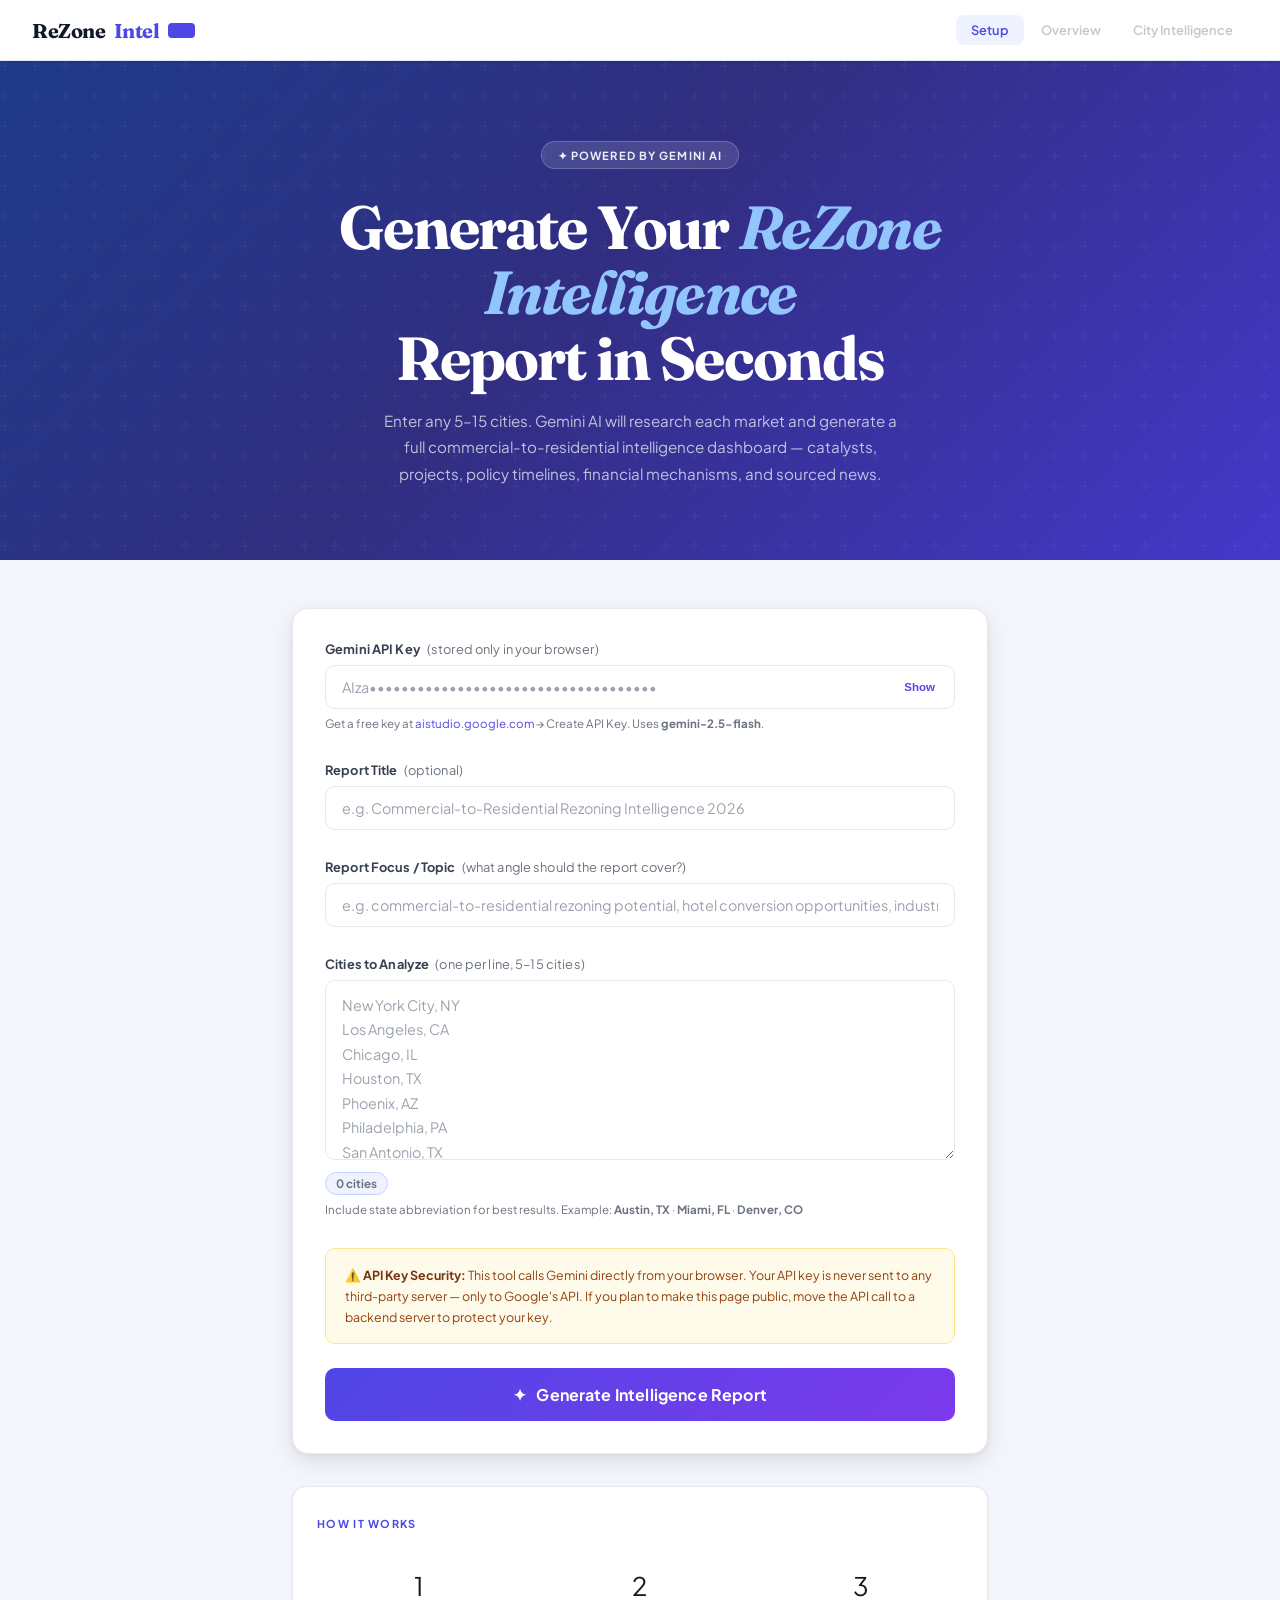
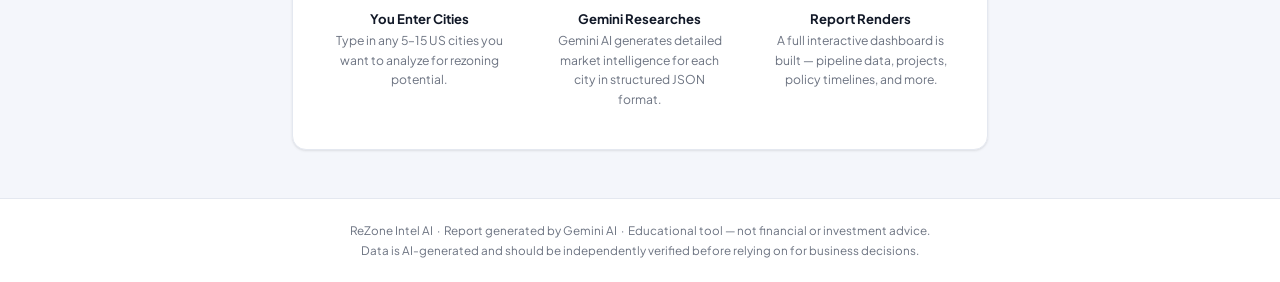
<file: docs/Rezone Intel Generator.html>
<!DOCTYPE html>
<html lang="en">
<head>
<meta charset="UTF-8">
<meta name="viewport" content="width=device-width, initial-scale=1.0">
<title>ReZone Intel AI — Report Generator</title>
<link href="https://fonts.googleapis.com/css2?family=Plus+Jakarta+Sans:wght@400;500;600;700;800&family=Fraunces:ital,opsz,wght@0,9..144,600;0,9..144,700;1,9..144,700&display=swap" rel="stylesheet">
<style>
:root{
  --bg:#f4f6fb; --white:#ffffff; --border:#e4e8f0; --border2:#c8d0e0;
  --text:#111827; --text2:#374151; --muted:#6b7280; --muted2:#9ca3af;
  --green:#059669; --green-bg:#ecfdf5; --green-bd:#a7f3d0;
  --blue:#2563eb; --blue-bg:#eff6ff; --blue-bd:#bfdbfe;
  --orange:#d97706; --orange-bg:#fffbeb; --orange-bd:#fde68a;
  --red:#dc2626; --red-bg:#fef2f2; --red-bd:#fecaca;
  --purple:#7c3aed; --purple-bg:#f5f3ff; --purple-bd:#ddd6fe;
  --cyan:#0891b2; --cyan-bg:#ecfeff; --cyan-bd:#a5f3fc;
  --indigo:#4f46e5;
  --shadow-sm:0 1px 3px rgba(0,0,0,.07),0 1px 2px rgba(0,0,0,.04);
  --shadow:0 4px 12px rgba(0,0,0,.08),0 1px 4px rgba(0,0,0,.04);
  --shadow-md:0 8px 24px rgba(0,0,0,.10),0 2px 6px rgba(0,0,0,.05);
}
*{margin:0;padding:0;box-sizing:border-box}
html{scroll-behavior:smooth}
body{font-family:'Plus Jakarta Sans',sans-serif;background:var(--bg);color:var(--text);min-height:100vh;-webkit-font-smoothing:antialiased}

/* NAV */
nav{position:sticky;top:0;z-index:200;background:rgba(255,255,255,.94);backdrop-filter:blur(20px);border-bottom:1px solid var(--border);box-shadow:var(--shadow-sm)}
.nav-inner{max-width:1340px;margin:0 auto;padding:0 2rem;height:60px;display:flex;align-items:center;justify-content:space-between;gap:1rem}
.logo{font-family:'Fraunces',serif;font-size:1.25rem;font-weight:700;color:var(--text);letter-spacing:-.02em;white-space:nowrap;display:flex;align-items:center;gap:8px}
.logo span{color:var(--indigo)}
.logo-ai{font-size:.6rem;font-weight:700;letter-spacing:.12em;text-transform:uppercase;color:var(--white);background:var(--indigo);padding:2px 7px;border-radius:4px}
.nav-tabs{display:flex;gap:2px}
.tab{padding:7px 15px;font-size:.8rem;font-weight:600;color:var(--muted);cursor:pointer;border-radius:8px;transition:all .18s}
.tab:hover{color:var(--text);background:#f1f5f9}
.tab.on{color:var(--indigo);background:#eff2ff}
.tab.disabled{opacity:.4;pointer-events:none}
.live{display:flex;align-items:center;gap:6px;font-size:.68rem;font-weight:700;color:var(--green);letter-spacing:.07em;text-transform:uppercase;background:var(--green-bg);border:1px solid var(--green-bd);padding:5px 12px;border-radius:999px;white-space:nowrap}
.live-dot{width:6px;height:6px;border-radius:50%;background:var(--green);animation:pulse 2s infinite}
@keyframes pulse{0%,100%{opacity:1}50%{opacity:.3}}

/* VIEWS */
.view{display:none}
.view.on{display:block;animation:fadeUp .35s ease both}
@keyframes fadeUp{from{opacity:0;transform:translateY(12px)}to{opacity:1;transform:translateY(0)}}

/* LAYOUT */
.wrap{max-width:1340px;margin:0 auto;padding:3rem 2rem}
.sp{height:2.5rem}
.divider{height:1px;background:var(--border);margin:2rem 0}
.eyebrow{display:inline-block;font-size:.68rem;font-weight:700;letter-spacing:.12em;text-transform:uppercase;color:var(--indigo);margin-bottom:.4rem}
.sh{font-family:'Fraunces',serif;font-size:1.85rem;font-weight:700;letter-spacing:-.02em;line-height:1.15;color:var(--text);margin-bottom:.4rem}
.sub{color:var(--muted);font-size:.9rem;line-height:1.7;max-width:620px}
.card{background:var(--white);border:1px solid var(--border);border-radius:14px;padding:1.6rem;box-shadow:var(--shadow-sm);transition:box-shadow .2s,border-color .2s}
.g2{display:grid;grid-template-columns:1fr 1fr;gap:1.25rem}
@media(max-width:900px){.g2{grid-template-columns:1fr}}

/* CHIPS */
.chip{display:inline-block;font-size:.6rem;font-weight:700;letter-spacing:.07em;text-transform:uppercase;padding:3px 9px;border-radius:999px;white-space:nowrap}
.cg{background:var(--green-bg);color:var(--green);border:1px solid var(--green-bd)}
.cb{background:var(--blue-bg);color:var(--blue);border:1px solid var(--blue-bd)}
.co{background:var(--orange-bg);color:var(--orange);border:1px solid var(--orange-bd)}
.cr{background:var(--red-bg);color:var(--red);border:1px solid var(--red-bd)}
.cp{background:var(--purple-bg);color:var(--purple);border:1px solid var(--purple-bd)}
.ci{background:#eff2ff;color:var(--indigo);border:1px solid #c7d2fe}
.cc{background:var(--cyan-bg);color:var(--cyan);border:1px solid var(--cyan-bd)}

/* SETUP SCREEN */
.setup-hero{background:linear-gradient(135deg,#1e3a8a 0%,#312e81 45%,#4338ca 100%);color:#fff;padding:5rem 2rem 4.5rem;text-align:center;position:relative;overflow:hidden}
.setup-hero::before{content:'';position:absolute;inset:0;background:url("data:image/svg+xml,%3Csvg width='60' height='60' viewBox='0 0 60 60' xmlns='http://www.w3.org/2000/svg'%3E%3Cg fill='none'%3E%3Cg fill='%23ffffff' fill-opacity='0.03'%3E%3Cpath d='M36 34v-4h-2v4h-4v2h4v4h2v-4h4v-2h-4zm0-30V0h-2v4h-4v2h4v4h2V6h4V4h-4zM6 34v-4H4v4H0v2h4v4h2v-4h4v-2H6zM6 4V0H4v4H0v2h4v4h2V6h4V4H6z'/%3E%3C/g%3E%3C/g%3E%3C/svg%3E")}
.setup-hero-inner{position:relative;z-index:1;max-width:720px;margin:0 auto}
.setup-badge{display:inline-flex;align-items:center;gap:7px;font-size:.7rem;font-weight:700;letter-spacing:.1em;text-transform:uppercase;color:rgba(255,255,255,.9);background:rgba(255,255,255,.12);border:1px solid rgba(255,255,255,.2);padding:.35rem 1rem;border-radius:999px;margin-bottom:1.6rem}
.setup-hero h1{font-family:'Fraunces',serif;font-size:clamp(2.2rem,5vw,3.8rem);font-weight:700;line-height:1.08;letter-spacing:-.03em;color:#fff;margin-bottom:1rem}
.setup-hero h1 em{color:#93c5fd;font-style:italic}
.setup-hero p{font-size:.95rem;line-height:1.75;color:rgba(255,255,255,.7);max-width:520px;margin:0 auto}

/* FORM */
.setup-form-wrap{max-width:760px;margin:0 auto;padding:3rem 2rem}
.form-card{background:var(--white);border:1px solid var(--border);border-radius:16px;padding:2rem;box-shadow:var(--shadow-md)}
.form-section{margin-bottom:1.8rem}
.form-label{display:block;font-size:.8rem;font-weight:700;color:var(--text2);margin-bottom:.5rem;letter-spacing:.01em}
.form-label span{font-weight:400;color:var(--muted);margin-left:4px}
.form-input{width:100%;padding:.75rem 1rem;border:1.5px solid var(--border);border-radius:10px;font-size:.9rem;font-family:'Plus Jakarta Sans',sans-serif;color:var(--text);background:var(--white);transition:border-color .2s,box-shadow .2s;outline:none}
.form-input:focus{border-color:var(--indigo);box-shadow:0 0 0 3px rgba(79,70,229,.08)}
.form-input::placeholder{color:var(--muted2)}
textarea.form-input{resize:vertical;min-height:180px;line-height:1.7}
.form-hint{font-size:.72rem;color:var(--muted);margin-top:.4rem;line-height:1.6}
.form-hint a{color:var(--indigo);text-decoration:none}
.form-hint a:hover{text-decoration:underline}
.api-wrap{position:relative}
.api-toggle{position:absolute;right:12px;top:50%;transform:translateY(-50%);font-size:.72rem;font-weight:600;color:var(--indigo);cursor:pointer;background:none;border:none;padding:4px 8px}
.btn-generate{width:100%;padding:1rem 2rem;background:linear-gradient(135deg,var(--indigo),#7c3aed);color:#fff;border:none;border-radius:10px;font-size:1rem;font-weight:700;font-family:'Plus Jakarta Sans',sans-serif;cursor:pointer;transition:all .2s;letter-spacing:.01em;display:flex;align-items:center;justify-content:center;gap:10px}
.btn-generate:hover{transform:translateY(-1px);box-shadow:0 8px 24px rgba(79,70,229,.3)}
.btn-generate:active{transform:translateY(0)}
.btn-generate:disabled{opacity:.6;cursor:not-allowed;transform:none}
.btn-secondary{padding:.65rem 1.4rem;background:var(--white);color:var(--text2);border:1.5px solid var(--border2);border-radius:8px;font-size:.82rem;font-weight:600;font-family:'Plus Jakarta Sans',sans-serif;cursor:pointer;transition:all .18s}
.btn-secondary:hover{border-color:var(--indigo);color:var(--indigo)}
.warning-box{background:#fffbeb;border:1px solid #fde68a;border-radius:10px;padding:1rem 1.2rem;font-size:.78rem;color:#92400e;line-height:1.65}
.warning-box strong{color:#78350f}
.city-count{display:inline-flex;align-items:center;gap:6px;font-size:.72rem;font-weight:700;color:var(--indigo);background:#eff2ff;border:1px solid #c7d2fe;padding:3px 10px;border-radius:999px;margin-top:.5rem}

/* LOADING SCREEN */
.loading-wrap{max-width:700px;margin:0 auto;padding:3rem 2rem}
.loading-header{text-align:center;margin-bottom:2.5rem}
.loading-header h2{font-family:'Fraunces',serif;font-size:1.8rem;font-weight:700;letter-spacing:-.02em;margin-bottom:.4rem}
.loading-header p{color:var(--muted);font-size:.88rem}
.progress-bar-outer{height:6px;background:#e9ecf3;border-radius:3px;margin:1.5rem 0;overflow:hidden}
.progress-bar-inner{height:100%;background:linear-gradient(90deg,var(--indigo),#7c3aed);border-radius:3px;transition:width .4s ease}
.city-progress-list{display:flex;flex-direction:column;gap:.6rem}
.cp-item{display:flex;align-items:center;gap:1rem;background:var(--white);border:1px solid var(--border);border-radius:10px;padding:.85rem 1.1rem;box-shadow:var(--shadow-sm);transition:border-color .3s}
.cp-item.done{border-color:var(--green-bd);background:var(--green-bg)}
.cp-item.active{border-color:#c7d2fe;background:#eff2ff}
.cp-item.error{border-color:var(--red-bd);background:var(--red-bg)}
.cp-icon{width:32px;height:32px;border-radius:8px;display:flex;align-items:center;justify-content:center;font-size:.9rem;flex-shrink:0}
.cp-item.done .cp-icon{background:var(--green-bg)}
.cp-item.active .cp-icon{background:#eff2ff;animation:spin 1.2s linear infinite}
@keyframes spin{to{transform:rotate(360deg)}}
.cp-item.queued .cp-icon{background:#f8fafc;filter:grayscale(1);opacity:.5}
.cp-item.error .cp-icon{background:var(--red-bg)}
.cp-name{font-size:.88rem;font-weight:700;color:var(--text);flex:1}
.cp-status{font-size:.7rem;font-weight:600;color:var(--muted)}
.cp-item.done .cp-status{color:var(--green)}
.cp-item.active .cp-status{color:var(--indigo)}
.cp-item.error .cp-status{color:var(--red)}

/* HERO (report) */
.hero{background:linear-gradient(135deg,#1e3a8a 0%,#312e81 45%,#4338ca 100%);color:#fff;padding:5rem 2rem 4.5rem;text-align:center;position:relative;overflow:hidden}
.hero::before{content:'';position:absolute;inset:0;background:url("data:image/svg+xml,%3Csvg width='60' height='60' viewBox='0 0 60 60' xmlns='http://www.w3.org/2000/svg'%3E%3Cg fill='none'%3E%3Cg fill='%23ffffff' fill-opacity='0.03'%3E%3Cpath d='M36 34v-4h-2v4h-4v2h4v4h2v-4h4v-2h-4zm0-30V0h-2v4h-4v2h4v4h2V6h4V4h-4zM6 34v-4H4v4H0v2h4v4h2v-4h4v-2H6zM6 4V0H4v4H0v2h4v4h2V6h4V4H6z'/%3E%3C/g%3E%3C/g%3E%3C/svg%3E")}
.hero-inner{position:relative;z-index:1;max-width:780px;margin:0 auto}
.hero-badge{display:inline-flex;align-items:center;gap:7px;font-size:.7rem;font-weight:700;letter-spacing:.1em;text-transform:uppercase;color:rgba(255,255,255,.9);background:rgba(255,255,255,.12);border:1px solid rgba(255,255,255,.2);padding:.35rem 1rem;border-radius:999px;margin-bottom:1.6rem}
.hero h1{font-family:'Fraunces',serif;font-size:clamp(2rem,4vw,3.5rem);font-weight:700;line-height:1.08;letter-spacing:-.03em;color:#fff;margin-bottom:1rem}
.hero h1 em{color:#93c5fd;font-style:italic}
.hero p{font-size:.95rem;line-height:1.75;color:rgba(255,255,255,.7);margin-bottom:3rem;max-width:540px;margin-left:auto;margin-right:auto}
.kpi-strip{display:flex;flex-wrap:wrap;justify-content:center;max-width:960px;margin:0 auto;background:rgba(255,255,255,.1);border:1px solid rgba(255,255,255,.15);border-radius:14px;overflow:hidden}
.kpi{padding:1.3rem 2rem;flex:1;min-width:130px;text-align:center;border-right:1px solid rgba(255,255,255,.1)}
.kpi:last-child{border-right:none}
.kpi-n{font-family:'Fraunces',serif;font-size:1.9rem;font-weight:700;color:#fff;line-height:1;margin-bottom:.3rem}
.kpi-l{font-size:.62rem;font-weight:700;text-transform:uppercase;letter-spacing:.1em;color:rgba(255,255,255,.5)}

/* OVERVIEW */
.pipe-row{display:flex;align-items:center;gap:1rem;padding:.55rem 0}
.pipe-row+.pipe-row{border-top:1px solid #f8fafc}
.pipe-city{width:130px;font-size:.82rem;font-weight:600;flex-shrink:0;color:var(--text2)}
.pipe-bg{flex:1;height:8px;background:#f1f5f9;border-radius:5px;overflow:hidden}
.pipe-fill{height:100%;border-radius:5px;transition:width 1s ease}
.pipe-val{width:70px;font-size:.76rem;font-weight:700;color:var(--text2);text-align:right;flex-shrink:0}
table.t{width:100%;border-collapse:collapse;font-size:.82rem}
table.t th{text-align:left;padding:.65rem 1rem;font-size:.63rem;font-weight:700;text-transform:uppercase;letter-spacing:.09em;color:var(--muted);background:#f8fafc;border-bottom:2px solid var(--border)}
table.t td{padding:.75rem 1rem;border-bottom:1px solid #f1f5f9;color:var(--text2)}
table.t tr:hover td{background:#fafbff}
table.t tr:last-child td{border-bottom:none}
.tg{color:var(--green);font-weight:700}.to{color:var(--orange);font-weight:700}.tr{color:var(--red);font-weight:700}

/* CITY INTEL */
.city-layout{display:grid;grid-template-columns:260px 1fr;gap:1.5rem;align-items:start}
@media(max-width:960px){.city-layout{grid-template-columns:1fr}}
.city-nav{background:var(--white);border:1px solid var(--border);border-radius:14px;overflow:hidden;box-shadow:var(--shadow-sm);position:sticky;top:72px;max-height:calc(100vh - 100px);overflow-y:auto}
.city-nav-head{padding:.8rem 1.2rem;background:#f8fafc;border-bottom:1px solid var(--border);font-size:.65rem;font-weight:700;text-transform:uppercase;letter-spacing:.1em;color:var(--muted)}
.cni{padding:.9rem 1.2rem;border-bottom:1px solid #f1f5f9;cursor:pointer;border-left:3px solid transparent;transition:all .18s;display:flex;justify-content:space-between;align-items:center}
.cni:last-child{border-bottom:none}
.cni:hover{background:#fafbff}
.cni.on{background:#f0f2ff;border-left-color:var(--indigo)}
.cni-rank{font-size:.6rem;font-weight:700;text-transform:uppercase;letter-spacing:.08em;color:var(--muted2);margin-bottom:2px}
.cni-name{font-size:.86rem;font-weight:700;color:var(--text)}
.cni.on .cni-name{color:var(--indigo)}
.city-panel{display:flex;flex-direction:column;gap:1.25rem}
.city-header{background:var(--white);border:1px solid var(--border);border-radius:14px;padding:1.75rem;box-shadow:var(--shadow-sm)}
.ch-top{display:flex;justify-content:space-between;align-items:flex-start;flex-wrap:wrap;gap:1rem;margin-bottom:.8rem}
.ch-rank-tag{font-size:.65rem;font-weight:700;text-transform:uppercase;letter-spacing:.1em;color:var(--indigo);margin-bottom:4px}
.ch-name{font-family:'Fraunces',serif;font-size:2rem;font-weight:700;letter-spacing:-.02em;line-height:1;color:var(--text)}
.ch-kpis{display:flex;gap:1.8rem}
.ch-kpi{text-align:right}
.ch-kpi-val{font-family:'Fraunces',serif;font-size:1.7rem;font-weight:700;line-height:1}
.ch-kpi-lbl{font-size:.62rem;font-weight:700;text-transform:uppercase;letter-spacing:.08em;color:var(--muted);margin-top:2px}
.stat-strip{display:grid;grid-template-columns:repeat(4,1fr);gap:.9rem}
@media(max-width:760px){.stat-strip{grid-template-columns:repeat(2,1fr)}}
.stat-tile{background:#f8fafc;border:1px solid var(--border);border-radius:10px;padding:1rem 1.1rem;text-align:center}
.stat-tile-val{font-family:'Fraunces',serif;font-size:1.45rem;font-weight:700;line-height:1;margin-bottom:.25rem}
.stat-tile-lbl{font-size:.63rem;font-weight:600;text-transform:uppercase;letter-spacing:.08em;color:var(--muted)}
.info-2{display:grid;grid-template-columns:1fr 1fr;gap:1rem}
@media(max-width:680px){.info-2{grid-template-columns:1fr}}
.ibox{background:#f8fafc;border:1px solid var(--border);border-radius:10px;padding:1.1rem}
.ibox-lbl{display:flex;align-items:center;gap:7px;font-size:.65rem;font-weight:700;text-transform:uppercase;letter-spacing:.09em;color:var(--muted);margin-bottom:.55rem}
.ibox-dot{width:7px;height:7px;border-radius:50%;flex-shrink:0}
.ibox-text{font-size:.82rem;line-height:1.7;color:var(--text2)}
.proj-table{width:100%;border-collapse:collapse;font-size:.79rem}
.proj-table th{text-align:left;padding:.55rem .9rem;font-size:.61rem;font-weight:700;text-transform:uppercase;letter-spacing:.09em;color:var(--muted);background:#f8fafc;border-bottom:2px solid var(--border)}
.proj-table td{padding:.7rem .9rem;border-bottom:1px solid #f1f5f9;vertical-align:top;color:var(--text2)}
.proj-table tr:hover td{background:#fafbff}
.proj-table tr:last-child td{border-bottom:none}
.proj-name{font-weight:700;color:var(--text);font-size:.81rem;margin-bottom:2px}
.proj-addr{font-size:.7rem;color:var(--muted2)}
.timeline{display:flex;flex-direction:column}
.tl-item{display:flex;gap:1rem;padding:.85rem 0;border-bottom:1px solid #f1f5f9;align-items:flex-start}
.tl-item:last-child{border-bottom:none}
.tl-date{min-width:80px;font-size:.7rem;font-weight:700;color:var(--indigo);text-transform:uppercase;letter-spacing:.06em;padding-top:2px;flex-shrink:0}
.tl-dot{width:9px;height:9px;border-radius:50%;border:2px solid var(--indigo);background:var(--white);flex-shrink:0;margin-top:4px}
.tl-title{font-size:.82rem;font-weight:700;color:var(--text);margin-bottom:3px}
.tl-desc{font-size:.77rem;line-height:1.6;color:var(--muted)}
.fin-grid{display:grid;grid-template-columns:repeat(3,1fr);gap:.9rem}
@media(max-width:760px){.fin-grid{grid-template-columns:1fr 1fr}}
.fin-card{background:#f8fafc;border:1px solid var(--border);border-radius:10px;padding:1rem;border-top:3px solid var(--indigo)}
.fin-amount{font-family:'Fraunces',serif;font-size:1.35rem;font-weight:700;color:var(--text);margin-bottom:3px}
.fin-label{font-size:.72rem;font-weight:700;color:var(--text2);margin-bottom:.3rem}
.fin-desc{font-size:.72rem;color:var(--muted);line-height:1.55}
.news-list{display:flex;flex-direction:column;gap:.6rem}
.news-item{display:flex;gap:.8rem;align-items:flex-start;background:#f8fafc;border:1px solid var(--border);border-radius:9px;padding:.85rem 1rem;transition:border-color .15s}
.news-item:hover{border-color:var(--border2);background:var(--white)}
.news-type{padding:3px 8px;border-radius:5px;font-size:.58rem;font-weight:700;text-transform:uppercase;letter-spacing:.07em;white-space:nowrap;flex-shrink:0;margin-top:2px}
.news-body{font-size:.8rem;line-height:1.58;color:var(--text2)}
.news-src{font-size:.65rem;color:var(--muted2);margin-top:4px}
.news-src::before{content:'↳ '}
.card-head{display:flex;justify-content:space-between;align-items:center;margin-bottom:1.1rem;flex-wrap:wrap;gap:.5rem}
.card-title{font-size:.95rem;font-weight:700;color:var(--text)}
.note-box{background:#fffbeb;border:1px solid #fde68a;border-radius:8px;padding:.85rem 1rem;font-size:.75rem;color:#92400e;line-height:1.65;margin-top:1rem}

/* ERROR */
.error-box{background:var(--red-bg);border:1px solid var(--red-bd);border-radius:10px;padding:1rem 1.2rem;font-size:.82rem;color:var(--red);line-height:1.65}

footer{background:var(--white);border-top:1px solid var(--border);padding:1.5rem 2rem;text-align:center;font-size:.73rem;color:var(--muted)}
::-webkit-scrollbar{width:5px}::-webkit-scrollbar-track{background:var(--bg)}::-webkit-scrollbar-thumb{background:var(--border2);border-radius:3px}
</style>
</head>
<body>

<!-- NAV -->
<nav>
  <div class="nav-inner">
    <div class="logo">ReZone<span>Intel</span> <span class="logo-ai">AI</span></div>
    <div class="nav-tabs">
      <div class="tab on"      id="tab-setup"    onclick="goTab('setup')">Setup</div>
      <div class="tab disabled" id="tab-overview" onclick="goTab('overview')">Overview</div>
      <div class="tab disabled" id="tab-cities"  onclick="goTab('cities')">City Intelligence</div>
    </div>
    <div id="nav-live" style="display:none" class="live"><div class="live-dot"></div>AI Generated</div>
  </div>
</nav>


<!-- ══════════════════════════ SETUP ══════════════════════════ -->
<div id="view-setup" class="view on">
  <div class="setup-hero">
    <div class="setup-hero-inner">
      <div class="setup-badge">✦ Powered by Gemini AI</div>
      <h1>Generate Your <em>ReZone Intelligence</em><br>Report in Seconds</h1>
      <p>Enter any 5–15 cities. Gemini AI will research each market and generate a full commercial-to-residential intelligence dashboard — catalysts, projects, policy timelines, financial mechanisms, and sourced news.</p>
    </div>
  </div>

  <div class="setup-form-wrap">
    <div class="form-card">

      <div class="form-section">
        <label class="form-label" for="apiKey">Gemini API Key <span>(stored only in your browser)</span></label>
        <div class="api-wrap">
          <input type="password" class="form-input" id="apiKey" placeholder="AIza••••••••••••••••••••••••••••••••••••">
          <button class="api-toggle" onclick="toggleApiVis()">Show</button>
        </div>
        <p class="form-hint">Get a free key at <a href="https://aistudio.google.com/app/apikey" target="_blank">aistudio.google.com</a> → Create API Key. Uses <strong>gemini-2.5-flash</strong>.</p>
      </div>

      <div class="form-section">
        <label class="form-label" for="reportTitle">Report Title <span>(optional)</span></label>
        <input type="text" class="form-input" id="reportTitle" placeholder="e.g. Commercial-to-Residential Rezoning Intelligence 2026">
      </div>

      <div class="form-section">
        <label class="form-label" for="reportFocus">Report Focus / Topic <span>(what angle should the report cover?)</span></label>
        <input type="text" class="form-input" id="reportFocus" placeholder="e.g. commercial-to-residential rezoning potential, hotel conversion opportunities, industrial to residential...">
      </div>

      <div class="form-section">
        <label class="form-label" for="cityInput">Cities to Analyze <span>(one per line, 5–15 cities)</span></label>
        <textarea class="form-input" id="cityInput" placeholder="New York City, NY&#10;Los Angeles, CA&#10;Chicago, IL&#10;Houston, TX&#10;Phoenix, AZ&#10;Philadelphia, PA&#10;San Antonio, TX&#10;San Diego, CA&#10;Dallas, TX&#10;San Jose, CA" oninput="updateCityCount()"></textarea>
        <div id="city-count-badge" class="city-count">0 cities</div>
        <p class="form-hint">Include state abbreviation for best results. Example: <strong>Austin, TX</strong> · <strong>Miami, FL</strong> · <strong>Denver, CO</strong></p>
      </div>

      <div class="warning-box" style="margin-bottom:1.5rem">
        <strong>⚠️ API Key Security:</strong> This tool calls Gemini directly from your browser. Your API key is never sent to any third-party server — only to Google's API. If you plan to make this page public, move the API call to a backend server to protect your key.
      </div>

      <div id="setup-error" class="error-box" style="display:none;margin-bottom:1rem"></div>

      <button class="btn-generate" id="gen-btn" onclick="startGeneration()">
        <span>✦</span> Generate Intelligence Report
      </button>
    </div>

    <!-- HOW IT WORKS -->
    <div style="margin-top:2rem;padding:1.5rem;background:var(--white);border:1px solid var(--border);border-radius:14px;box-shadow:var(--shadow-sm)">
      <div class="eyebrow">How It Works</div>
      <div style="display:grid;grid-template-columns:repeat(3,1fr);gap:1rem;margin-top:1rem">
        <div style="text-align:center;padding:1rem">
          <div style="font-size:1.6rem;margin-bottom:.5rem">1</div>
          <div style="font-size:.82rem;font-weight:700;color:var(--text);margin-bottom:.3rem">You Enter Cities</div>
          <div style="font-size:.76rem;color:var(--muted);line-height:1.6">Type in any 5–15 US cities you want to analyze for rezoning potential.</div>
        </div>
        <div style="text-align:center;padding:1rem">
          <div style="font-size:1.6rem;margin-bottom:.5rem">2</div>
          <div style="font-size:.82rem;font-weight:700;color:var(--text);margin-bottom:.3rem">Gemini Researches</div>
          <div style="font-size:.76rem;color:var(--muted);line-height:1.6">Gemini AI generates detailed market intelligence for each city in structured JSON format.</div>
        </div>
        <div style="text-align:center;padding:1rem">
          <div style="font-size:1.6rem;margin-bottom:.5rem">3</div>
          <div style="font-size:.82rem;font-weight:700;color:var(--text);margin-bottom:.3rem">Report Renders</div>
          <div style="font-size:.76rem;color:var(--muted);line-height:1.6">A full interactive dashboard is built — pipeline data, projects, policy timelines, and more.</div>
        </div>
      </div>
    </div>
  </div>
</div>


<!-- ══════════════════════════ LOADING ══════════════════════════ -->
<div id="view-loading" class="view">
  <div class="loading-wrap">
    <div class="loading-header">
      <div class="eyebrow">Generating Report</div>
      <h2>Researching your markets...</h2>
      <p>Gemini is analyzing each city. This typically takes 15–40 seconds.</p>
    </div>
    <div class="progress-bar-outer"><div class="progress-bar-inner" id="progress-bar" style="width:5%"></div></div>
    <div id="progress-label" style="font-size:.75rem;color:var(--muted);text-align:center;margin-bottom:1.5rem">Starting...</div>
    <div class="city-progress-list" id="city-progress-list"></div>
  </div>
</div>


<!-- ══════════════════════════ OVERVIEW ══════════════════════════ -->
<div id="view-overview" class="view">
  <div class="hero">
    <div class="hero-inner">
      <div class="hero-badge"><div class="live-dot" style="background:#93c5fd"></div>AI-Generated Intelligence Report</div>
      <h1 id="hero-title">Market <em>Intelligence</em></h1>
      <p id="hero-desc">AI-generated commercial-to-residential rezoning analysis.</p>
      <div class="kpi-strip" id="kpi-strip"></div>
    </div>
  </div>
  <div class="wrap">
    <div class="g2">
      <div class="card">
        <div class="card-head">
          <div><div class="eyebrow">Pipeline Volume</div><div class="card-title">Units in Active Conversion Pipeline</div></div>
          <span class="chip ci">AI Data</span>
        </div>
        <div id="pipe-bars"></div>
      </div>
      <div class="card" style="overflow-x:auto">
        <div class="card-head">
          <div><div class="eyebrow">Scorecard</div><div class="card-title">Market Overview Matrix</div></div>
          <span class="chip ci">All Cities</span>
        </div>
        <table class="t" id="scorecard-table">
          <thead><tr><th>City</th><th>Vacancy</th><th>Pipeline</th><th>YoY</th><th>Status</th></tr></thead>
          <tbody id="scorecard-body"></tbody>
        </table>
      </div>
    </div>
    <div class="note-box">⚡ <strong>AI-Generated Report:</strong> This report was generated by Gemini AI based on available training data. Verify key figures against current primary sources before making investment decisions. Data may reflect conditions as of the AI's knowledge cutoff.
    </div>
  </div>
</div>


<!-- ══════════════════════════ CITY INTEL ══════════════════════════ -->
<div id="view-cities" class="view">
  <div class="wrap">
    <div class="eyebrow">AI-Generated Deep Dive</div>
    <div class="sh">City Intelligence Reports</div>
    <p class="sub" style="margin-bottom:2rem">Full AI-researched profiles — catalysts, active projects, policy timelines, financial mechanisms, and sourced intelligence.</p>
    <div class="city-layout">
      <div class="city-nav">
        <div class="city-nav-head">Select City</div>
        <div id="city-nav-list"></div>
      </div>
      <div class="city-panel" id="city-panel"></div>
    </div>
  </div>
</div>

<footer>
  <p>ReZone Intel AI &nbsp;·&nbsp; Report generated by Gemini AI &nbsp;·&nbsp; Educational tool — not financial or investment advice.</p>
  <p style="margin-top:.3rem">Data is AI-generated and should be independently verified before relying on for business decisions.</p>
</footer>


<script>
/* ════════════════════════════════════════════
   STATE
═══════════════════════════════════════════ */
let CITIES = [];
let currentCityIdx = 0;

/* ════════════════════════════════════════════
   NAVIGATION
═══════════════════════════════════════════ */
function goTab(id) {
  ['setup','overview','cities'].forEach(v => {
    document.getElementById('view-'+v).classList.toggle('on', v===id);
    const tab = document.getElementById('tab-'+v);
    if(tab) tab.classList.toggle('on', v===id);
  });
  document.getElementById('view-loading').classList.remove('on');
  window.scrollTo({top:0,behavior:'smooth'});
}

/* ════════════════════════════════════════════
   SETUP HELPERS
═══════════════════════════════════════════ */
function toggleApiVis() {
  const inp = document.getElementById('apiKey');
  const btn = inp.nextElementSibling;
  inp.type = inp.type === 'password' ? 'text' : 'password';
  btn.textContent = inp.type === 'password' ? 'Show' : 'Hide';
}

function updateCityCount() {
  const lines = document.getElementById('cityInput').value.trim().split('\n').filter(l => l.trim());
  const badge = document.getElementById('city-count-badge');
  badge.textContent = `${lines.length} ${lines.length === 1 ? 'city' : 'cities'}`;
  badge.style.color = lines.length > 15 ? 'var(--red)' : lines.length < 2 ? 'var(--muted)' : 'var(--indigo)';
}

/* ════════════════════════════════════════════
   MAIN GENERATION FLOW
═══════════════════════════════════════════ */
async function startGeneration() {
  const apiKey = document.getElementById('apiKey').value.trim();
  const cityInput = document.getElementById('cityInput').value.trim();
  const errorBox = document.getElementById('setup-error');

  errorBox.style.display = 'none';

  if (!apiKey) { showError('Please enter your Gemini API key.'); return; }
  if (!cityInput) { showError('Please enter at least 2 cities.'); return; }

  const cities = cityInput.split('\n').map(c => c.trim()).filter(Boolean);
  if (cities.length < 2) { showError('Please enter at least 2 cities (one per line).'); return; }
  if (cities.length > 15) { showError('Maximum 15 cities per report. Please remove some cities.'); return; }

  document.getElementById('gen-btn').disabled = true;

  // Switch to loading view
  document.getElementById('view-setup').classList.remove('on');
  document.getElementById('view-loading').classList.add('on');

  // Build progress list UI
  buildProgressList(cities);

  try {
    const data = await generateReport(apiKey, cities);
    CITIES = data;
    renderReport();
  } catch(err) {
    console.error(err);
    document.getElementById('view-loading').classList.remove('on');
    document.getElementById('view-setup').classList.add('on');
    document.getElementById('gen-btn').disabled = false;
    showError('Generation failed: ' + err.message + '. Check your API key and try again.');
  }
}

function showError(msg) {
  const e = document.getElementById('setup-error');
  e.textContent = '⚠ ' + msg;
  e.style.display = 'block';
}

function buildProgressList(cities) {
  const list = document.getElementById('city-progress-list');
  list.innerHTML = cities.map((c, i) => `
    <div class="cp-item queued" id="cp-${i}">
      <div class="cp-icon">⏳</div>
      <div>
        <div class="cp-name">${c}</div>
        <div class="cp-status">Queued</div>
      </div>
    </div>`).join('');
}

function setCityStatus(idx, status) {
  const el = document.getElementById('cp-'+idx);
  if (!el) return;
  el.className = 'cp-item ' + status;
  const icon = el.querySelector('.cp-icon');
  const stat = el.querySelector('.cp-status');
  const icons = {queued:'⏳', active:'⚙', done:'✓', error:'✗'};
  const labels = {queued:'Queued', active:'Generating...', done:'Complete', error:'Error'};
  icon.textContent = icons[status] || '⏳';
  stat.textContent = labels[status] || status;
}

function updateProgress(done, total) {
  const pct = Math.round((done / total) * 100);
  document.getElementById('progress-bar').style.width = Math.max(5, pct) + '%';
  document.getElementById('progress-label').textContent = `${done} of ${total} cities complete`;
}

/* ════════════════════════════════════════════
   GEMINI API CALL
═══════════════════════════════════════════ */
async function generateReport(apiKey, cities) {
  const focus = document.getElementById('reportFocus').value.trim() || 'commercial-to-residential rezoning potential';
  const title = document.getElementById('reportTitle').value.trim() || 'Market Intelligence Report';

  // Build a single comprehensive prompt for all cities
  const prompt = buildPrompt(cities, focus, title);

  // Mark first city as active
  cities.forEach((_, i) => setCityStatus(i, i === 0 ? 'active' : 'queued'));
  updateProgress(0, cities.length);

  // Animate progress while waiting
  let fakeProgress = 0;
  const progressInterval = setInterval(() => {
    fakeProgress = Math.min(fakeProgress + 1, cities.length - 1);
    const idx = fakeProgress;
    for(let i=0; i<idx; i++) setCityStatus(i, 'done');
    setCityStatus(idx, 'active');
    updateProgress(idx, cities.length);
  }, 2000);

  try {
    const response = await fetch(
      `https://generativelanguage.googleapis.com/v1beta/models/gemini-2.5-flash:generateContent?key=${apiKey}`,
      {
        method: 'POST',
        headers: { 'Content-Type': 'application/json' },
        body: JSON.stringify({
          contents: [{ parts: [{ text: prompt }] }],
          generationConfig: {
            temperature: 0.6,
            maxOutputTokens: 65536
          }
        })
      }
    );

    clearInterval(progressInterval);

    if (!response.ok) {
      const errData = await response.json().catch(() => ({}));
      const msg = errData?.error?.message || `HTTP ${response.status}`;
      throw new Error(msg);
    }

    const data = await response.json();
    const rawText = data?.candidates?.[0]?.content?.parts?.[0]?.text;
    if (!rawText) throw new Error('Empty response from Gemini API');

    // Parse JSON — strip markdown fences if present
    const cleanText = rawText.replace(/^```json\s*/i,'').replace(/^```\s*/,'').replace(/```\s*$/,'').trim();
    
    let parsed;
    try {
      parsed = JSON.parse(cleanText);
    } catch(parseErr) {
      // Response was truncated — attempt to repair by closing open structures
      console.warn('JSON truncated, attempting repair...');
      parsed = repairTruncatedJSON(cleanText);
    }

    const cityArray = parsed.cities || parsed.report?.cities || parsed;
    if (!Array.isArray(cityArray)) throw new Error('Unexpected response format from Gemini');

    // Mark all done
    cities.forEach((_, i) => setCityStatus(i, 'done'));
    updateProgress(cities.length, cities.length);

    return cityArray;

  } catch(err) {
    clearInterval(progressInterval);
    cities.forEach((_, i) => setCityStatus(i, 'error'));
    throw err;
  }
}

/* ════════════════════════════════════════════
   JSON REPAIR — handles truncated API responses
═══════════════════════════════════════════ */
function repairTruncatedJSON(text) {
  // Find the last complete city object by locating balanced braces
  // Strategy: truncate at last complete array item and close all open brackets
  let repaired = text;
  
  // Remove any trailing incomplete string (find last complete quote pair in last property)
  // Cut at the last safely-closed object: find last '}' before the truncation point
  const lastGoodCity = repaired.lastIndexOf('},');
  const lastGoodCityAlt = repaired.lastIndexOf('}\n  ]');
  const lastGoodCityAlt2 = repaired.lastIndexOf('}\n]');
  
  const cutPoint = Math.max(lastGoodCity, lastGoodCityAlt, lastGoodCityAlt2);
  
  if (cutPoint > 100) {
    // Truncate after the last good city and close the JSON
    repaired = repaired.substring(0, cutPoint + 1);
    // Count open brackets/braces to know what needs closing
    let openBraces = 0, openBrackets = 0;
    let inString = false, escape = false;
    for (const ch of repaired) {
      if (escape) { escape = false; continue; }
      if (ch === '\\' && inString) { escape = true; continue; }
      if (ch === '"') { inString = !inString; continue; }
      if (inString) continue;
      if (ch === '{') openBraces++;
      else if (ch === '}') openBraces--;
      else if (ch === '[') openBrackets++;
      else if (ch === ']') openBrackets--;
    }
    // Close whatever is still open
    while (openBrackets > 0) { repaired += ']'; openBrackets--; }
    while (openBraces > 0) { repaired += '}'; openBraces--; }
    
    try {
      return JSON.parse(repaired);
    } catch(e) {
      throw new Error('Response was too large and could not be repaired. Try fewer cities (3-5) or a shorter report focus.');
    }
  }
  
  throw new Error('Response was truncated and could not be repaired. Try fewer cities (3-5 at a time).');
}


function buildPrompt(cities, focus, title) {
  const scOptions = '"cg" (green=active/booming), "cb" (blue=stable/growing), "co" (orange=surging/momentum), "cr" (red=emerging/early), "cp" (purple=building/mid)';
  return `You are a commercial real estate intelligence analyst. Generate a detailed ${focus} intelligence report for these US cities: ${cities.join(', ')}.

For each city, produce thorough, specific, research-based intelligence. Include REAL project names, REAL policy names, REAL dollar figures, and REAL sources where possible. Be specific — not generic.

Return ONLY valid JSON matching this EXACT schema (no markdown, no explanation, just the JSON):

{
  "cities": [
    {
      "name": "Full City Name, ST",
      "state": "ST",
      "region": "Northeast|South|Midwest|West|Mid-Atlantic|West Coast|Southwest",
      "pipeline": "X,XXX (formatted string with units e.g. '5,200' or '12,000+')",
      "pipeNum": 5200,
      "vacancy": "XX.X%",
      "yoy": "+XX% or 'Growing' or 'New Policy' etc.",
      "statusLabel": "Booming|Active|Surging|Building|Emerging",
      "sc": ${scOptions},
      "color": "#hexcolor (pick a distinctive hex color per city)",
      "catalyst": "2-3 sentence description of the PRIMARY market catalyst driving conversions — be specific with real projects, policies, and figures.",
      "profile": "2-3 sentences on the building stock profile, typical asset types being converted, and key market characteristics.",
      "stats": [
        {"val": "X,XXX", "lbl": "Pipeline Units", "color": "#hexcolor"},
        {"val": "XX%", "lbl": "Office Vacancy", "color": "#dc2626"},
        {"val": "$XXM", "lbl": "Notable Incentive Value", "color": "#d97706"},
        {"val": "XX", "lbl": "Active Projects", "color": "#2563eb"}
      ],
      "projects": [
        {
          "name": "Specific Building/Project Name",
          "addr": "Address or Neighborhood, City",
          "units": "XXX or TBD",
          "invest": "$XXM or N/A",
          "program": "Financing/incentive program used",
          "status": "Under Construction|Completed|Approved|Planned|Groundbroke",
          "sc": "cg|cb|co|cr|cp"
        }
      ],
      "timeline": [
        {
          "date": "Month Year or just Year",
          "title": "Policy/Project/Milestone Name",
          "desc": "1-2 sentence description of this event and its significance."
        }
      ],
      "finance": [
        {
          "amount": "Dollar value or term (e.g. '20 Years', '$41M', 'By Right')",
          "label": "Program Name",
          "desc": "2-3 sentences explaining how this incentive works and its impact.",
          "color": "#hexcolor"
        }
      ],
      "news": [
        {
          "type": "Policy|Deal|Pipeline|Finance|Reform|Market|Milestone|Risk|State Law",
          "cls": "cg|cb|co|cr|cp|ci",
          "text": "1-2 sentences of specific, sourced intelligence about this city's market.",
          "src": "Source Name, Date"
        }
      ]
    }
  ]
}

Rules:
- Include 4-5 projects per city
- Include 4 timeline events per city  
- Include 3 finance mechanisms per city
- Include 5 news items per city
- Be SPECIFIC with real names, figures, and sources
- Each city must have a UNIQUE hex color
- Pipeline numbers should be realistic for each city's size and activity level
- Cities with less activity should have lower pipeline numbers and "Emerging" status
- Return ONLY the JSON, no other text, no markdown fences`;
}

/* ════════════════════════════════════════════
   RENDER REPORT
═══════════════════════════════════════════ */
function renderReport() {
  const title = document.getElementById('reportTitle').value.trim() || 'Market Intelligence Report';

  // Hero
  const firstCity = CITIES[0];
  document.getElementById('hero-title').innerHTML = title.includes('Rezoning') || title.includes('rezone') || title.includes('Rezone')
    ? title.replace(/(Rezoning|rezone|Rezone)/gi, '<em>$1</em>')
    : `<em>${title}</em>`;
  document.getElementById('hero-desc').textContent = `AI-generated intelligence for ${CITIES.length} markets. Powered by Gemini. Verify figures before investment decisions.`;

  // KPI strip
  const totalPipeline = CITIES.reduce((s,c) => s + (c.pipeNum||0), 0);
  const avgVacancy = (CITIES.reduce((s,c) => s + parseFloat((c.vacancy||'0').replace('%','')), 0) / CITIES.length).toFixed(1);
  document.getElementById('kpi-strip').innerHTML = `
    <div class="kpi"><div class="kpi-n">${CITIES.length}</div><div class="kpi-l">Cities Analyzed</div></div>
    <div class="kpi"><div class="kpi-n">${(totalPipeline/1000).toFixed(0)}k</div><div class="kpi-l">Total Pipeline Units</div></div>
    <div class="kpi"><div class="kpi-n">${avgVacancy}%</div><div class="kpi-l">Avg Office Vacancy</div></div>
    <div class="kpi"><div class="kpi-n">${CITIES.filter(c=>c.statusLabel==='Booming'||c.statusLabel==='Surging').length}</div><div class="kpi-l">High-Activity Markets</div></div>`;

  // Pipeline bars
  const maxPipe = Math.max(...CITIES.map(c=>c.pipeNum||0));
  const pipeBars = document.getElementById('pipe-bars');
  pipeBars.innerHTML = CITIES.sort((a,b)=>(b.pipeNum||0)-(a.pipeNum||0)).map(c=>`
    <div class="pipe-row">
      <div class="pipe-city">${c.name.split(',')[0]}</div>
      <div class="pipe-bg"><div class="pipe-fill" style="width:${maxPipe>0?((c.pipeNum||0)/maxPipe*100).toFixed(1):0}%;background:${c.color||'#6366f1'}"></div></div>
      <div class="pipe-val">${(c.pipeNum||0).toLocaleString()}</div>
    </div>`).join('');

  // Scorecard
  document.getElementById('scorecard-body').innerHTML = CITIES.map(c=>`
    <tr>
      <td><strong>${c.name}</strong></td>
      <td>${c.vacancy||'N/A'}</td>
      <td class="tg">${c.pipeline||'N/A'}</td>
      <td class="${c.yoy&&c.yoy.startsWith('+')?'tg':'to'}">${c.yoy||'N/A'}</td>
      <td><span class="chip ${c.sc||'ci'}">${c.statusLabel||'N/A'}</span></td>
    </tr>`).join('');

  // City nav
  document.getElementById('city-nav-list').innerHTML = CITIES.map((c,i)=>`
    <div class="cni${i===0?' on':''}" onclick="loadCity(${i})">
      <div>
        <div class="cni-rank">Rank #${i+1} · ${c.region||c.state}</div>
        <div class="cni-name">${c.name.split(',')[0]}</div>
      </div>
    </div>`).join('');

  // Enable tabs
  ['overview','cities'].forEach(t => {
    const tab = document.getElementById('tab-'+t);
    if(tab) tab.classList.remove('disabled');
  });
  document.getElementById('nav-live').style.display = 'flex';

  // Load first city
  loadCity(0);

  // Switch to overview
  setTimeout(() => {
    document.getElementById('view-loading').classList.remove('on');
    goTab('overview');
  }, 800);
}

/* ════════════════════════════════════════════
   LOAD CITY DETAIL
═══════════════════════════════════════════ */
function loadCity(idx) {
  document.querySelectorAll('.cni').forEach((el,i) => el.classList.toggle('on', i===idx));
  currentCityIdx = idx;
  const c = CITIES[idx];
  if (!c) return;

  const statsHTML = (c.stats||[]).map(s=>`
    <div class="stat-tile">
      <div class="stat-tile-val" style="color:${s.color||c.color||'#4f46e5'}">${s.val||'N/A'}</div>
      <div class="stat-tile-lbl">${s.lbl||''}</div>
    </div>`).join('');

  const projRows = (c.projects||[]).map(p=>`
    <tr>
      <td><div class="proj-name">${p.name||''}</div><div class="proj-addr">${p.addr||''}</div></td>
      <td>${p.units||'N/A'}</td>
      <td>${p.invest||'N/A'}</td>
      <td style="font-size:.77rem">${p.program||''}</td>
      <td><span class="chip ${p.sc||'ci'}">${p.status||''}</span></td>
    </tr>`).join('');

  const tlHTML = (c.timeline||[]).map(t=>`
    <div class="tl-item">
      <div class="tl-date">${t.date||''}</div>
      <div class="tl-dot"></div>
      <div>
        <div class="tl-title">${t.title||''}</div>
        <div class="tl-desc">${t.desc||''}</div>
      </div>
    </div>`).join('');

  const finHTML = (c.finance||[]).map(f=>`
    <div class="fin-card" style="border-top-color:${f.color||c.color||'#4f46e5'}">
      <div class="fin-amount" style="color:${f.color||c.color||'#4f46e5'}">${f.amount||''}</div>
      <div class="fin-label">${f.label||''}</div>
      <div class="fin-desc">${f.desc||''}</div>
    </div>`).join('');

  const newsHTML = (c.news||[]).map(n=>`
    <div class="news-item">
      <span class="news-type ${n.cls||'ci'}">${n.type||''}</span>
      <div>
        <div class="news-body">${n.text||''}</div>
        <div class="news-src">${n.src||''}</div>
      </div>
    </div>`).join('');

  document.getElementById('city-panel').innerHTML = `

    <div class="city-header">
      <div class="ch-top">
        <div>
          <div class="ch-rank-tag">Rank #${idx+1} of ${CITIES.length} &nbsp;·&nbsp; ${c.state||''} &nbsp;·&nbsp; ${c.region||''}</div>
          <div class="ch-name">${c.name||''}</div>
          <div style="margin-top:.6rem">
            <span class="chip ${c.sc||'ci'}">${c.statusLabel||''}</span>&nbsp;
            <span class="chip ci">${c.yoy||''} YoY</span>&nbsp;
            <span class="chip" style="background:#f1f5f9;color:var(--muted);border:1px solid var(--border)">${c.vacancy||''} vacancy</span>
          </div>
        </div>
        <div class="ch-kpis">
          <div class="ch-kpi">
            <div class="ch-kpi-val" style="color:var(--blue)">${c.pipeline||'N/A'}</div>
            <div class="ch-kpi-lbl">Pipeline Units</div>
          </div>
        </div>
      </div>
    </div>

    <div class="card">
      <div class="eyebrow" style="margin-bottom:.8rem">Key Statistics</div>
      <div class="stat-strip">${statsHTML}</div>
    </div>

    <div class="card">
      <div class="info-2">
        <div class="ibox">
          <div class="ibox-lbl"><div class="ibox-dot" style="background:var(--green)"></div>Primary Catalyst</div>
          <div class="ibox-text">${c.catalyst||'No data available.'}</div>
        </div>
        <div class="ibox">
          <div class="ibox-lbl"><div class="ibox-dot" style="background:var(--blue)"></div>Building Stock Profile</div>
          <div class="ibox-text">${c.profile||'No data available.'}</div>
        </div>
      </div>
    </div>

    <div class="card">
      <div class="card-head">
        <div class="eyebrow">Active & Pipeline Projects</div>
        <span class="chip ci">${(c.projects||[]).length} projects</span>
      </div>
      <div style="overflow-x:auto">
        <table class="proj-table">
          <thead><tr><th>Project Name & Address</th><th>Units</th><th>Investment</th><th>Program / Financing</th><th>Status</th></tr></thead>
          <tbody>${projRows||'<tr><td colspan="5" style="color:var(--muted);padding:1rem">No project data available.</td></tr>'}</tbody>
        </table>
      </div>
    </div>

    <div class="g2">
      <div class="card">
        <div class="eyebrow" style="margin-bottom:.8rem">Policy Timeline</div>
        <div class="card-title" style="margin-bottom:1rem">Key Legislative & Regulatory Events</div>
        <div class="timeline">${tlHTML||'<div style="color:var(--muted);font-size:.82rem">No timeline data available.</div>'}</div>
      </div>
      <div class="card">
        <div class="eyebrow" style="margin-bottom:.8rem">Financial Mechanisms</div>
        <div class="card-title" style="margin-bottom:1rem">Incentives & Financing Programs</div>
        <div class="fin-grid">${finHTML||''}</div>
        <div style="margin-top:1.2rem;padding:.85rem 1rem;background:#f8fafc;border:1px solid var(--border);border-radius:8px;font-size:.77rem;color:var(--muted);line-height:1.65">
          <strong style="color:var(--text2)">Cost context:</strong> National avg. conversion cost is ~$685/sq.ft vs. new-build ~$588/sq.ft (Morgan Stanley). The ~$97/sq.ft gap typically requires municipal subsidies or tax abatements for institutional capital to pencil out.
        </div>
      </div>
    </div>

    <div class="card">
      <div class="eyebrow" style="margin-bottom:.8rem">AI-Generated Intelligence</div>
      <div class="card-title" style="margin-bottom:1rem">News, Policy & Deal Events</div>
      <div class="news-list">${newsHTML||'<div style="color:var(--muted);font-size:.82rem">No intelligence items available.</div>'}</div>
      <div class="note-box" style="margin-top:1rem">⚡ Content generated by Gemini AI. Sources listed are suggested reference points — verify independently for accuracy and recency.</div>
    </div>
  `;
}

/* ════════════════════════════════════════════
   INIT
═══════════════════════════════════════════ */
updateCityCount();
</script>
</body>
</html>
</file>
